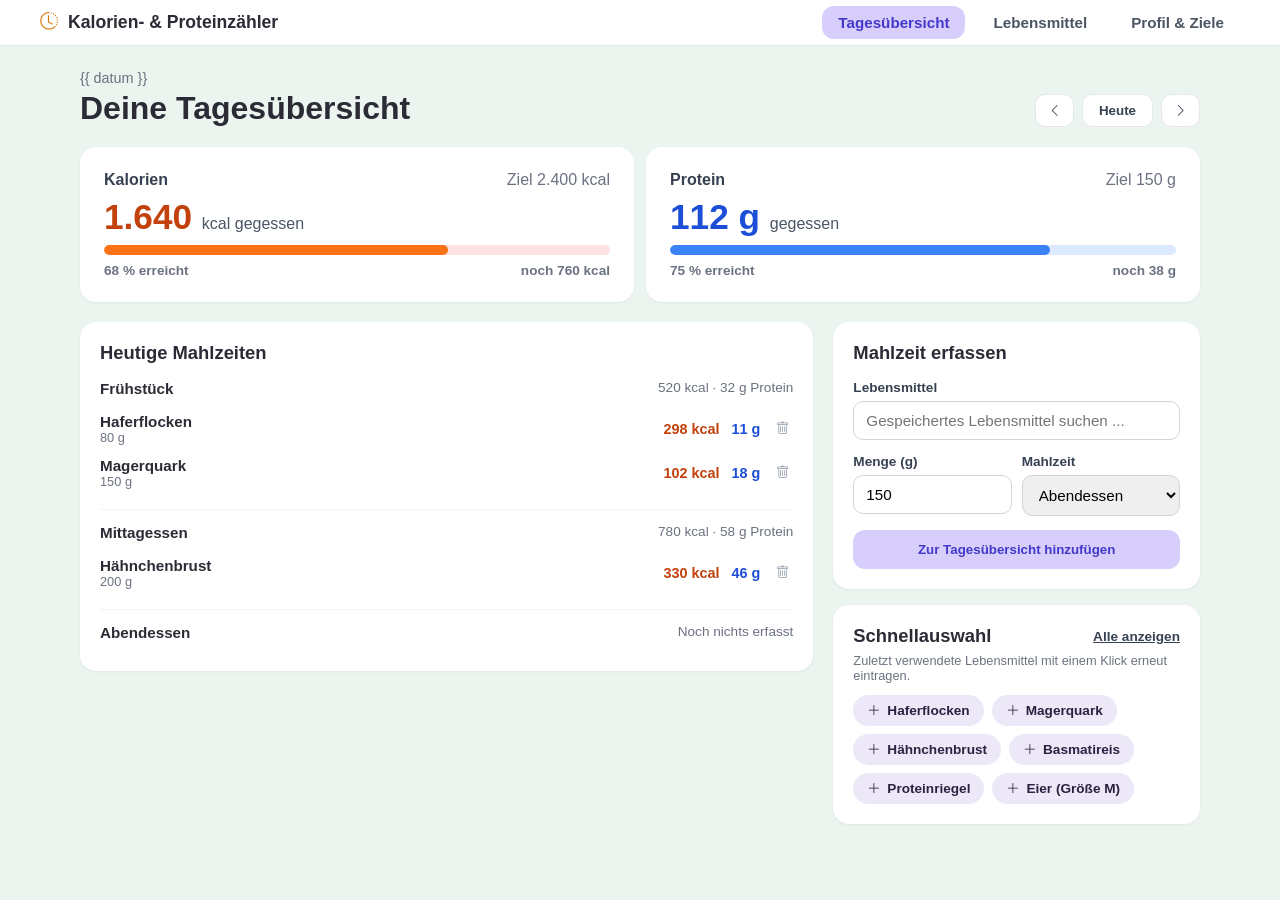
<file: scripts/CalTracker.html>
<!DOCTYPE html>
<html lang="de">
<head>
<meta charset="UTF-8">
<title>Kalorien- & Proteinzähler</title>
<meta name="viewport" content="width=device-width, initial-scale=1.0">
<link rel="stylesheet" href="https://cdnjs.cloudflare.com/ajax/libs/font-awesome/6.4.0/css/all.min.css">
<link rel="stylesheet" href="https://cdn.jsdelivr.net/npm/bootstrap-icons@1.11.3/font/bootstrap-icons.min.css">

<style>
/* ---------------------------------- */
/* GLOBAL STYLES                      */
/* ---------------------------------- */
* {
  box-sizing: border-box;
}

html, body {
  min-height: 100vh;
  margin: 0;
  background-color: #ebf4ef;
  font-family: -apple-system, BlinkMacSystemFont, "Segoe UI", Roboto, Helvetica, Arial, sans-serif;
  color: #2b2b36;
}

.page-wrapper {
  display: flex;
  flex-direction: column;
  min-height: 100vh;
  padding-bottom: 70px; /* Platz für den Mobile Footer */
}

/* ---------------------------------- */
/* NAVIGATION & HEADER                */
/* ---------------------------------- */
.desktop-navbar {
  display: none; /* Auf Mobile ausgeblendet */
  justify-content: space-between;
  align-items: center;
  background-color: #ffffff;
  padding: 12px 40px;
  border-bottom: 1px solid #e5e7eb;
}

.brand {
  display: flex;
  align-items: center;
  gap: 10px;
  font-weight: 700;
  font-size: 1.1rem;
  color: #2b2b36;
}

.brand i { color: #d97706; }

.desktop-nav-menu {
  display: flex;
  align-items: center;
  gap: 12px;
  list-style: none;
  margin: 0;
  padding: 0;
}

.desktop-nav-link {
  text-decoration: none;
  color: #4b5563;
  font-size: 0.95rem;
  font-weight: 600;
  padding: 8px 16px;
  border-radius: 12px;
}

.desktop-nav-link.active {
  background-color: #d8cefb;
  color: #4338ca;
}

/* ---------------------------------- */
/* MAIN CONTENT & DASHBOARD           */
/* ---------------------------------- */
.main-container {
  width: 100%;
  max-width: 1200px;
  margin: 0 auto;
  padding: 16px;
}

/* Date Header */
.date-header {
  display: flex;
  flex-direction: column;
  gap: 12px;
  margin-bottom: 20px;
}

.date-sub {
  font-size: 0.9rem;
  color: #6b7280;
  margin: 0 0 4px 0;
}

.date-header h1 {
  font-size: 1.6rem;
  margin: 0;
  font-weight: 800;
}

.date-controls {
  display: flex;
  align-items: center;
  gap: 8px;
}

.btn-date {
  background: #ffffff;
  border: 1px solid #e5e7eb;
  padding: 8px 16px;
  border-radius: 10px;
  font-weight: 600;
  cursor: pointer;
  color: #374151;
}

.btn-date-icon { padding: 8px 12px; }

/* Stats Cards Grid */
.stats-grid {
  display: grid;
  grid-template-columns: 1fr 1fr;
  gap: 12px;
  margin-bottom: 20px;
}

.stat-card {
  background: #ffffff;
  border-radius: 16px;
  padding: 16px;
  box-shadow: 0 1px 3px rgba(0,0,0,0.05);
}

.stat-header {
  display: flex;
  justify-content: space-between;
  font-weight: 700;
  font-size: 0.9rem;
  color: #374151;
  margin-bottom: 8px;
}

.stat-target {
  color: #6b7280;
  font-weight: 500;
}

.stat-value {
  font-size: 1.4rem;
  font-weight: 800;
  margin-bottom: 8px;
}

.stat-value.cal { color: #c2410c; }
.stat-value.prot { color: #1d4ed8; }

.stat-value span {
  font-size: 0.85rem;
  font-weight: 500;
  color: #4b5563;
}

.progress-bg {
  height: 10px;
  background-color: #fee2e2;
  border-radius: 10px;
  overflow: hidden;
  margin-bottom: 8px;
}

.progress-bg.prot { background-color: #dbeafe; }

.progress-fill {
  height: 100%;
  border-radius: 10px;
}

.progress-fill.cal { background-color: #f97316; width: 68%; }
.progress-fill.prot { background-color: #3b82f6; width: 75%; }

.stat-footer {
  display: flex;
  justify-content: space-between;
  font-size: 0.75rem;
  color: #6b7280;
  font-weight: 600;
}

/* Dashboard Layout Grid (Single Column on Mobile) */
.dashboard-grid {
  display: grid;
  grid-template-columns: 1fr;
  gap: 20px;
}

.card-block {
  background: #ffffff;
  border-radius: 16px;
  padding: 20px;
  box-shadow: 0 1px 3px rgba(0,0,0,0.05);
  margin-bottom: 16px;
}

.card-block h2 {
  font-size: 1.15rem;
  margin-top: 0;
  margin-bottom: 16px;
  font-weight: 700;
}

/* Meals Section */
.meal-group {
  border-bottom: 1px solid #f3f4f6;
  padding-bottom: 14px;
  margin-bottom: 14px;
}

.meal-group-header {
  display: flex;
  justify-content: space-between;
  font-weight: 700;
  font-size: 0.95rem;
  margin-bottom: 10px;
}

.meal-totals {
  color: #6b7280;
  font-size: 0.85rem;
  font-weight: 500;
}

.food-item {
  display: flex;
  justify-content: space-between;
  align-items: center;
  padding: 6px 0;
}

.food-name { font-weight: 600; font-size: 0.95rem; }
.food-portion { font-size: 0.8rem; color: #6b7280; }

.food-values {
  display: flex;
  align-items: center;
  gap: 12px;
  font-weight: 700;
  font-size: 0.9rem;
}

.food-cal { color: #c2410c; }
.food-prot { color: #1d4ed8; }

.btn-delete {
  color: #9ca3af;
  cursor: pointer;
  border: none;
  background: none;
  padding: 4px;
}

/* Forms & Inputs */
.form-group { margin-bottom: 14px; }

.form-group label {
  display: block;
  font-size: 0.85rem;
  font-weight: 600;
  color: #374151;
  margin-bottom: 6px;
}

.form-control {
  width: 100%;
  padding: 10px 12px;
  border: 1px solid #d1d5db;
  border-radius: 10px;
  font-size: 0.95rem;
}

.form-row {
  display: grid;
  grid-template-columns: 1fr 1fr;
  gap: 10px;
}

.btn-submit {
  width: 100%;
  background-color: #d8cefb;
  color: #4338ca;
  border: none;
  padding: 12px;
  border-radius: 12px;
  font-weight: 700;
  cursor: pointer;
}

/* Quick Selection */
.quick-title-wrap {
  display: flex;
  justify-content: space-between;
  align-items: center;
  margin-bottom: 6px;
}

.quick-sub {
  font-size: 0.8rem;
  color: #6b7280;
  margin-bottom: 12px;
}

.link-more {
  font-size: 0.85rem;
  color: #374151;
  font-weight: 700;
  text-decoration: underline;
}

.pill-container {
  display: flex;
  flex-wrap: wrap;
  gap: 8px;
}

.pill-item {
  background-color: #ece8f8;
  color: #2c2240;
  padding: 8px 14px;
  border-radius: 50px;
  font-size: 0.85rem;
  font-weight: 600;
  cursor: pointer;
  display: inline-flex;
  align-items: center;
  gap: 6px;
}

/* Mobile Footer */
.mobile-footer {
  position: fixed;
  bottom: 0;
  left: 0;
  width: 100%;
  background-color: #ffffff;
  display: flex;
  justify-content: space-around;
  align-items: center;
  padding: 10px 0;
  border-top: 1px solid #ddd;
  z-index: 100;
}

.nav-item {
  display: flex;
  flex-direction: column;
  align-items: center;
  text-decoration: none;
  color: #333;
  font-size: 0.85rem;
  gap: 4px;
}

.nav-item i { font-size: 1.2rem; }

/* ---------------------------------- */
/* DESKTOP BREAKPOINT (ab 768px)      */
/* ---------------------------------- */
@media (min-width: 768px) {
  .page-wrapper {
    padding-bottom: 0; /* Keinen Abstand unten auf Desktop */
  }

  .desktop-navbar {
    display: flex; /* Navbar oben einblenden */
  }

  .mobile-footer {
    display: none; /* Footer unten ausblenden */
  }

  .main-container {
    padding: 24px 40px;
  }

  .date-header {
    flex-direction: row;
    justify-content: space-between;
    align-items: flex-end;
  }

  .date-header h1 { font-size: 2rem; }

  .stat-card { padding: 24px; }
  .stat-header { font-size: 1rem; }
  .stat-value { font-size: 2.2rem; }
  .stat-value span { font-size: 1rem; }
  .stat-footer { font-size: 0.85rem; }

  /* 2-Spalten-Layout aktivieren */
  .dashboard-grid {
    grid-template-columns: 2fr 1fr;
    gap: 20px;
    align-items: start;
  }
}
</style>
</head>

<body>

<div class="page-wrapper">
  <!-- Desktop Navigation Bar -->
  <header class="desktop-navbar">
    <div class="brand">
      <i class="bi bi-clock-history"></i> Kalorien- & Proteinzähler
    </div>
    <ul class="desktop-nav-menu">
      <li><a href="#" class="desktop-nav-link active">Tagesübersicht</a></li>
      <li><a href="#" class="desktop-nav-link">Lebensmittel</a></li>
      <li><a href="#" class="desktop-nav-link">Profil & Ziele</a></li>
    </ul>
  </header>

  <!-- Main Content (Für Mobile & Desktop identisch) -->
  <main class="main-container">
    <!-- Header mit Datum -->
    <div class="date-header">
      <div>
        <p class="date-sub">{{ datum }}</p>
        <h1>Deine Tagesübersicht</h1>
      </div>
      <div class="date-controls">
        <button class="btn-date btn-date-icon"><i class="bi bi-chevron-left"></i></button>
        <button class="btn-date">Heute</button>
        <button class="btn-date btn-date-icon"><i class="bi bi-chevron-right"></i></button>
      </div>
    </div>

    <!-- Kalorien- & Protein-Statistiken -->
    <div class="stats-grid">
      <!-- Kalorien Card -->
      <div class="stat-card">
        <div class="stat-header">
          <span>Kalorien</span>
          <span class="stat-target">Ziel 2.400 kcal</span>
        </div>
        <div class="stat-value cal">
          1.640 <span>kcal gegessen</span>
        </div>
        <div class="progress-bg">
          <div class="progress-fill cal"></div>
        </div>
        <div class="stat-footer">
          <span>68 % erreicht</span>
          <span>noch 760 kcal</span>
        </div>
      </div>

      <!-- Protein Card -->
      <div class="stat-card">
        <div class="stat-header">
          <span>Protein</span>
          <span class="stat-target">Ziel 150 g</span>
        </div>
        <div class="stat-value prot">
          112 g <span>gegessen</span>
        </div>
        <div class="progress-bg prot">
          <div class="progress-fill prot"></div>
        </div>
        <div class="stat-footer">
          <span>75 % erreicht</span>
          <span>noch 38 g</span>
        </div>
      </div>
    </div>

    <!-- Dashboard Content (Mobile: Spalte unter Spalte, Desktop: Spalte neben Spalte) -->
    <div class="dashboard-grid">
      <!-- Links (oder oben auf Mobile): Heutige Mahlzeiten -->
      <div class="card-block">
        <h2>Heutige Mahlzeiten</h2>

        <!-- Frühstück -->
        <div class="meal-group">
          <div class="meal-group-header">
            <span>Frühstück</span>
            <span class="meal-totals">520 kcal · 32 g Protein</span>
          </div>
          <div class="food-item">
            <div>
              <div class="food-name">Haferflocken</div>
              <div class="food-portion">80 g</div>
            </div>
            <div class="food-values">
              <span class="food-cal">298 kcal</span>
              <span class="food-prot">11 g</span>
              <button class="btn-delete"><i class="bi bi-trash"></i></button>
            </div>
          </div>
          <div class="food-item">
            <div>
              <div class="food-name">Magerquark</div>
              <div class="food-portion">150 g</div>
            </div>
            <div class="food-values">
              <span class="food-cal">102 kcal</span>
              <span class="food-prot">18 g</span>
              <button class="btn-delete"><i class="bi bi-trash"></i></button>
            </div>
          </div>
        </div>

        <!-- Mittagessen -->
        <div class="meal-group">
          <div class="meal-group-header">
            <span>Mittagessen</span>
            <span class="meal-totals">780 kcal · 58 g Protein</span>
          </div>
          <div class="food-item">
            <div>
              <div class="food-name">Hähnchenbrust</div>
              <div class="food-portion">200 g</div>
            </div>
            <div class="food-values">
              <span class="food-cal">330 kcal</span>
              <span class="food-prot">46 g</span>
              <button class="btn-delete"><i class="bi bi-trash"></i></button>
            </div>
          </div>
        </div>

        <!-- Abendessen -->
        <div class="meal-group" style="border: none; margin: 0; padding: 0;">
          <div class="meal-group-header">
            <span>Abendessen</span>
            <span class="meal-totals">Noch nichts erfasst</span>
          </div>
        </div>
      </div>

      <!-- Rechts (oder unten auf Mobile): Formular + Schnellauswahl -->
      <div>
        <!-- Formular Block -->
        <div class="card-block">
          <h2>Mahlzeit erfassen</h2>
          <form>
            <div class="form-group">
              <label>Lebensmittel</label>
              <input type="text" class="form-control" placeholder="Gespeichertes Lebensmittel suchen ...">
            </div>
            <div class="form-row">
              <div class="form-group">
                <label>Menge (g)</label>
                <input type="number" class="form-control" value="150">
              </div>
              <div class="form-group">
                <label>Mahlzeit</label>
                <select class="form-control">
                  <option>Abendessen</option>
                  <option>Frühstück</option>
                  <option>Mittagessen</option>
                  <option>Snacks</option>
                </select>
              </div>
            </div>
            <button type="submit" class="btn-submit">Zur Tagesübersicht hinzufügen</button>
          </form>
        </div>

        <!-- Schnellauswahl Block -->
        <div class="card-block">
          <div class="quick-title-wrap">
            <h2 style="margin: 0;">Schnellauswahl</h2>
            <a href="#" class="link-more">Alle anzeigen</a>
          </div>
          <div class="quick-sub">Zuletzt verwendete Lebensmittel mit einem Klick erneut eintragen.</div>
          <div class="pill-container">
            <div class="pill-item"><i class="bi bi-plus-lg"></i> Haferflocken</div>
            <div class="pill-item"><i class="bi bi-plus-lg"></i> Magerquark</div>
            <div class="pill-item"><i class="bi bi-plus-lg"></i> Hähnchenbrust</div>
            <div class="pill-item"><i class="bi bi-plus-lg"></i> Basmatireis</div>
            <div class="pill-item"><i class="bi bi-plus-lg"></i> Proteinriegel</div>
            <div class="pill-item"><i class="bi bi-plus-lg"></i> Eier (Größe M)</div>
          </div>
        </div>
      </div>
    </div>
  </main>

  <!-- Mobile Footer -->
  <footer class="mobile-footer">
    <a href="#uebersicht" class="nav-item">
        <i class="fa-solid fa-chart-column"></i>
        <span>Übersicht</span>
    </a>
    <a href="#lebensmittel" class="nav-item">
        <i class="fa-solid fa-bars"></i>
        <span>Lebensmittel</span>
    </a>
    <a href="#profil" class="nav-item">
        <i class="fa-solid fa-user"></i>
        <span>Profil</span>
    </a>
  </footer>
</div>

</body>
</html>
</file>
